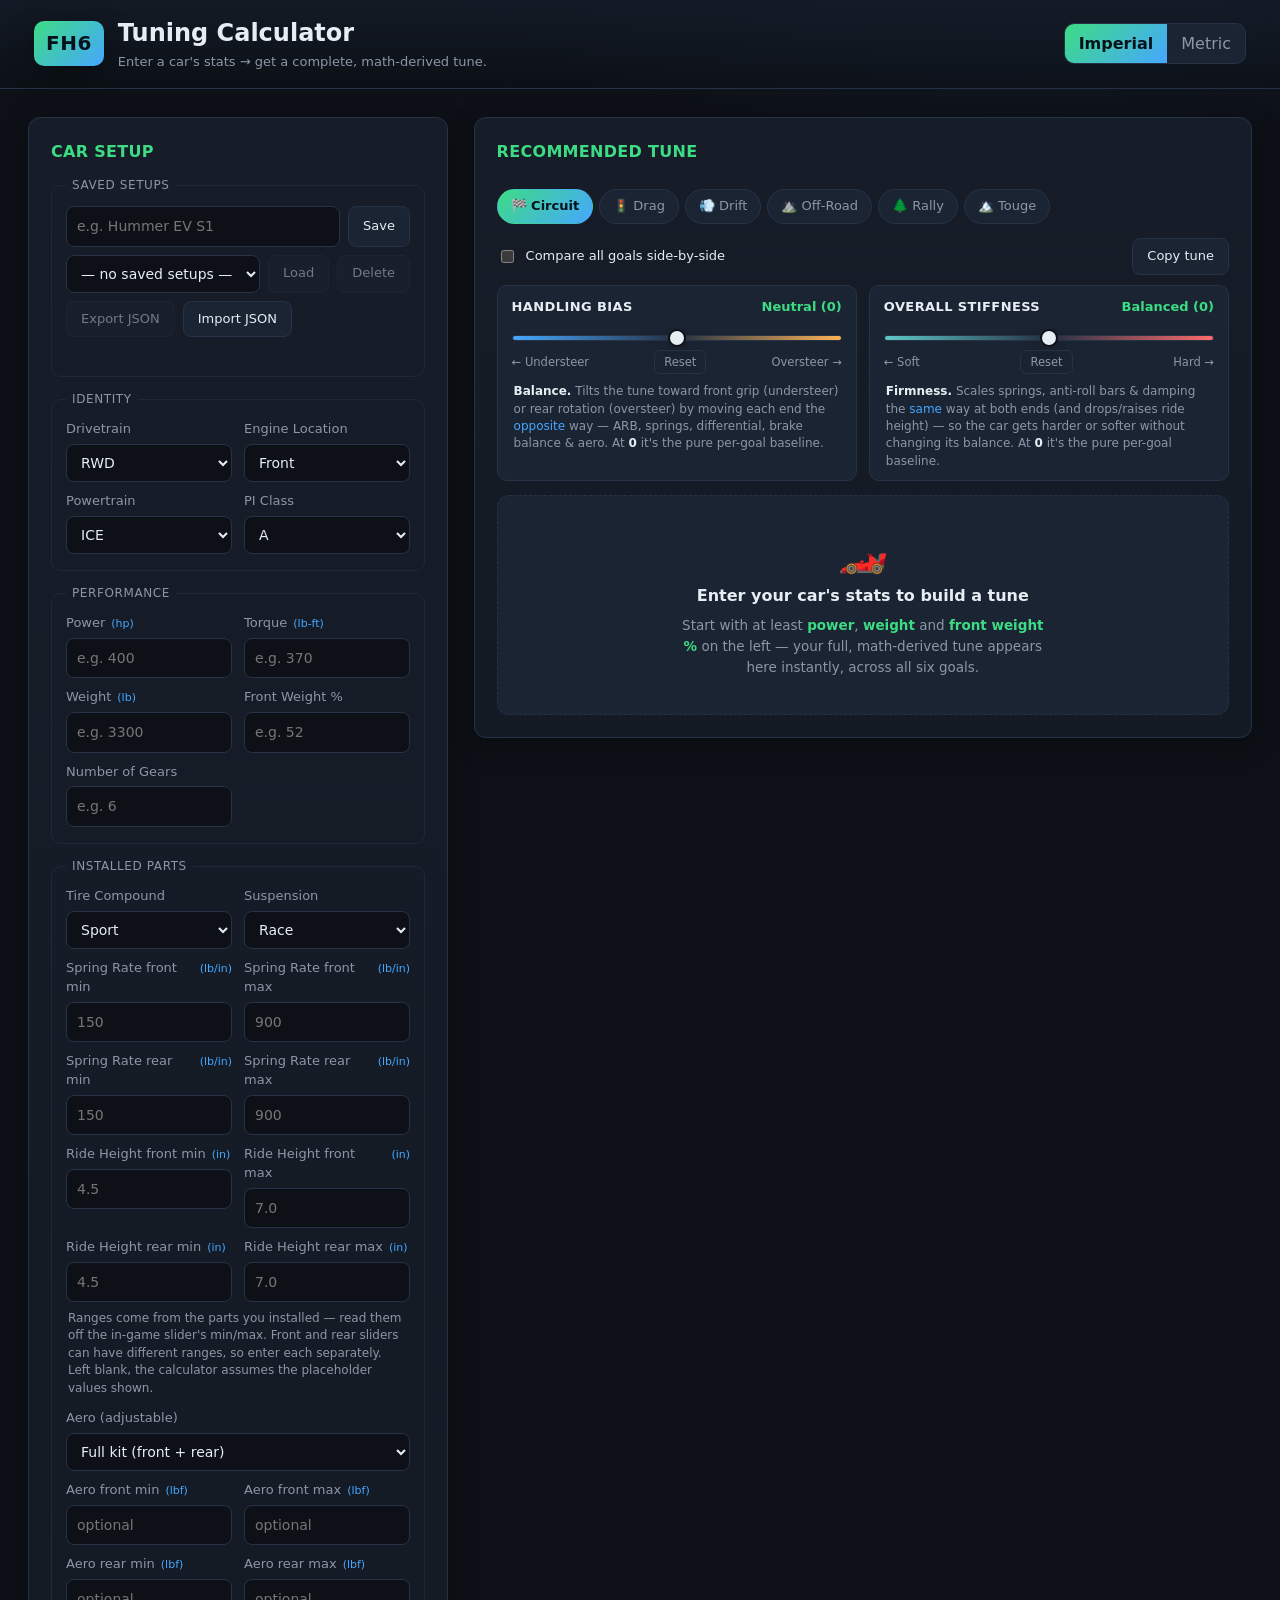
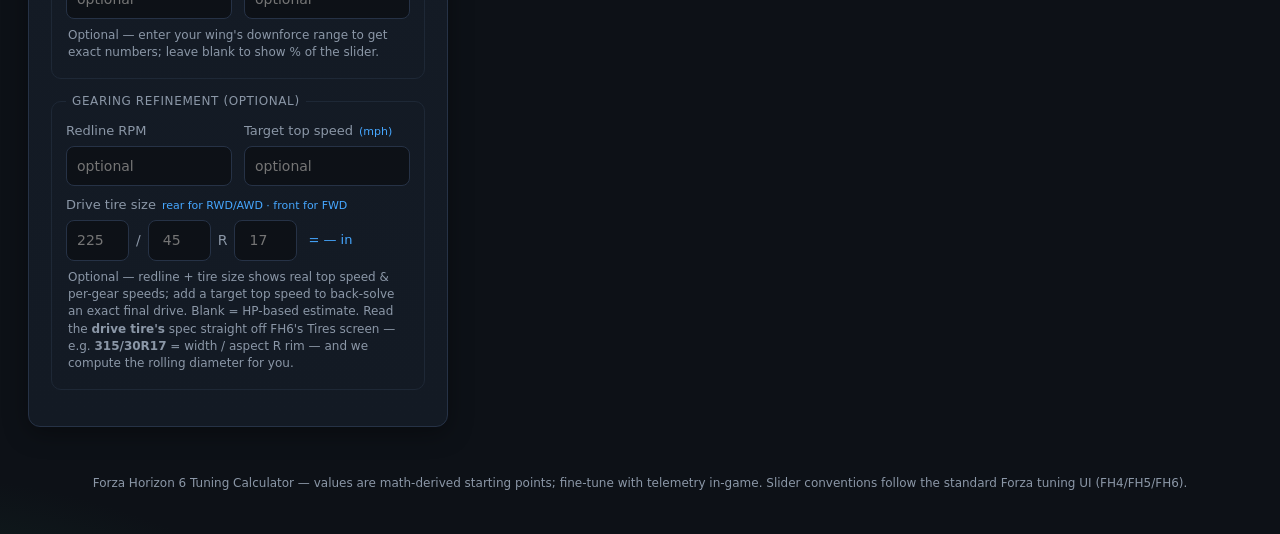
<file: index.html>
<!DOCTYPE html>
<html lang="en">
<head>
<meta charset="UTF-8" />
<meta name="viewport" content="width=device-width, initial-scale=1.0" />
<meta name="color-scheme" content="dark" />
<title>FH6 Tuning Calculator</title>
<link rel="stylesheet" href="styles.css" />
</head>
<body>
<header class="topbar">
  <div class="brand">
    <span class="logo">FH6</span>
    <div class="titles">
      <h1>Tuning Calculator</h1>
      <p class="tagline">Enter a car's stats &rarr; get a complete, math-derived tune.</p>
    </div>
  </div>
  <div class="unit-toggle" id="unitToggle" role="group" aria-label="Units">
    <button data-units="imperial" class="active" type="button">Imperial</button>
    <button data-units="metric" type="button">Metric</button>
  </div>
</header>

<main class="layout">
  <!-- ===================== INPUTS ===================== -->
  <section class="panel inputs" aria-label="Car inputs">
    <h2 class="panel-title">Car Setup</h2>

    <fieldset class="setups" id="setupsBlock">
      <legend>Saved Setups</legend>
      <div class="setup-row">
        <input type="text" id="setupName" placeholder="e.g. Hummer EV S1" aria-label="Setup name" />
        <button id="setupSave" type="button" class="ghost-btn">Save</button>
      </div>
      <div class="setup-row">
        <select id="setupList" aria-label="Saved setups"></select>
        <button id="setupLoad" type="button" class="ghost-btn" disabled>Load</button>
        <button id="setupDelete" type="button" class="ghost-btn" disabled>Delete</button>
      </div>
      <div class="setup-row">
        <button id="setupExport" type="button" class="ghost-btn" disabled>Export JSON</button>
        <button id="setupImport" type="button" class="ghost-btn">Import JSON</button>
        <input type="file" id="setupFile" accept=".json,application/json" hidden />
      </div>
      <p class="hint setup-status" id="setupStatus" role="status" aria-live="polite"></p>
    </fieldset>

    <fieldset>
      <legend>Identity</legend>
      <div class="grid2">
        <label>Drivetrain
          <select id="drivetrain">
            <option value="FWD">FWD</option>
            <option value="RWD" selected>RWD</option>
            <option value="AWD">AWD</option>
          </select>
        </label>
        <label>Engine Location
          <select id="engineLocation">
            <option value="Front" selected>Front</option>
            <option value="Mid">Mid</option>
            <option value="Rear">Rear</option>
          </select>
        </label>
        <label>Powertrain
          <select id="powertrain">
            <option value="ICE" selected>ICE</option>
            <option value="EV">EV</option>
            <option value="Hybrid">Hybrid</option>
          </select>
        </label>
        <label>PI Class
          <select id="piClass">
            <option>D</option><option>C</option><option>B</option>
            <option selected>A</option><option>S1</option><option>S2</option><option>R</option><option>X</option>
          </select>
        </label>
      </div>
    </fieldset>

    <fieldset>
      <legend>Performance</legend>
      <div class="grid2">
        <label><span class="lbl">Power <em id="powerUnit">(hp)</em></span>
          <input type="number" id="power" min="0" step="1" placeholder="e.g. 400" />
        </label>
        <label><span class="lbl">Torque <em id="torqueUnit">(lb-ft)</em></span>
          <input type="number" id="torque" min="0" step="1" placeholder="e.g. 370" />
        </label>
        <label><span class="lbl">Weight <em id="weightUnit">(lb)</em></span>
          <input type="number" id="weight" min="0" step="1" placeholder="e.g. 3300" />
        </label>
        <label><span class="lbl">Front Weight %</span>
          <input type="number" id="frontWeight" min="20" max="80" step="0.5" placeholder="e.g. 52" />
        </label>
        <label><span class="lbl">Number of Gears</span>
          <input type="number" id="gears" min="1" max="10" step="1" placeholder="e.g. 6" />
        </label>
      </div>
    </fieldset>

    <fieldset>
      <legend>Installed Parts</legend>
      <div class="grid2">
        <label>Tire Compound
          <select id="tireCompound">
            <option>Stock</option><option>Street</option><option selected>Sport</option>
            <option>Race</option><option>Rally</option><option>Drag</option><option>Offroad</option>
          </select>
        </label>
        <label>Suspension
          <select id="suspensionType">
            <option>Stock</option><option>Street</option><option>Sport</option>
            <option selected>Race</option><option>Drift</option><option>Offroad</option>
          </select>
        </label>
      </div>
      <div class="grid2 ranges">
        <label><span class="lbl">Spring Rate front min <em id="srUnitFmin">(lb/in)</em></span>
          <input type="number" id="springRateMinF" step="1" placeholder="150" />
        </label>
        <label><span class="lbl">Spring Rate front max <em id="srUnitFmax">(lb/in)</em></span>
          <input type="number" id="springRateMaxF" step="1" placeholder="900" />
        </label>
        <label><span class="lbl">Spring Rate rear min <em id="srUnitRmin">(lb/in)</em></span>
          <input type="number" id="springRateMinR" step="1" placeholder="150" />
        </label>
        <label><span class="lbl">Spring Rate rear max <em id="srUnitRmax">(lb/in)</em></span>
          <input type="number" id="springRateMaxR" step="1" placeholder="900" />
        </label>
        <label><span class="lbl">Ride Height front min <em id="rhUnitFmin">(in)</em></span>
          <input type="number" id="rideHeightMinF" step="0.1" placeholder="4.5" />
        </label>
        <label><span class="lbl">Ride Height front max <em id="rhUnitFmax">(in)</em></span>
          <input type="number" id="rideHeightMaxF" step="0.1" placeholder="7.0" />
        </label>
        <label><span class="lbl">Ride Height rear min <em id="rhUnitRmin">(in)</em></span>
          <input type="number" id="rideHeightMinR" step="0.1" placeholder="4.5" />
        </label>
        <label><span class="lbl">Ride Height rear max <em id="rhUnitRmax">(in)</em></span>
          <input type="number" id="rideHeightMaxR" step="0.1" placeholder="7.0" />
        </label>
      </div>
      <p class="hint">Ranges come from the parts you installed — read them off the in-game slider's min/max. Front and rear sliders can have different ranges, so enter each separately. Left blank, the calculator assumes the placeholder values shown.</p>
      <label class="aero-kit-label">Aero (adjustable)
        <select id="aeroKit">
          <option value="Full" selected>Full kit (front + rear)</option>
          <option value="Front">Front splitter only</option>
          <option value="Rear">Rear wing only</option>
          <option value="None">None</option>
        </select>
      </label>
      <div class="grid2 ranges" id="aeroRanges">
        <label class="aero-front-field"><span class="lbl">Aero front min <em id="afUnit">(lbf)</em></span>
          <input type="number" id="aeroFrontMin" step="1" placeholder="optional" />
        </label>
        <label class="aero-front-field"><span class="lbl">Aero front max <em id="afUnit2">(lbf)</em></span>
          <input type="number" id="aeroFrontMax" step="1" placeholder="optional" />
        </label>
        <label class="aero-rear-field"><span class="lbl">Aero rear min <em id="arUnit">(lbf)</em></span>
          <input type="number" id="aeroRearMin" step="1" placeholder="optional" />
        </label>
        <label class="aero-rear-field"><span class="lbl">Aero rear max <em id="arUnit2">(lbf)</em></span>
          <input type="number" id="aeroRearMax" step="1" placeholder="optional" />
        </label>
      </div>
      <p class="hint" id="aeroHint">Optional — enter your wing's downforce range to get exact numbers; leave blank to show % of the slider.</p>
    </fieldset>

    <fieldset>
      <legend>Gearing refinement (optional)</legend>
      <div class="grid2">
        <label><span class="lbl">Redline RPM</span>
          <input type="number" id="redlineRpm" step="100" placeholder="optional" />
        </label>
        <label><span class="lbl">Target top speed <em id="topSpeedUnit">(mph)</em></span>
          <input type="number" id="targetTopSpeed" step="1" placeholder="optional" />
        </label>
        <label class="tire-size">
          <span class="lbl">Drive tire size <em>rear for RWD/AWD · front for FWD</em></span>
          <span class="tire-size-row">
            <input type="number" id="tireWidth" step="5" min="0" placeholder="225" aria-label="tire width in mm" />
            <span class="sep">/</span>
            <input type="number" id="tireAspect" step="5" min="0" placeholder="45" aria-label="tire aspect ratio percent" />
            <span class="sep">R</span>
            <input type="number" id="tireRim" step="1" min="0" placeholder="17" aria-label="rim diameter in inches" />
            <output class="tire-dia-out" id="tireDiaOut">= — in</output>
          </span>
        </label>
      </div>
      <p class="hint">Optional — redline + tire size shows real top speed &amp; per-gear speeds; add a target top speed to back-solve an exact final drive. Blank = HP-based estimate. Read the <strong>drive tire's</strong> spec straight off FH6's Tires screen — e.g. <strong>315/30R17</strong> = width&nbsp;/&nbsp;aspect&nbsp;R&nbsp;rim — and we compute the rolling diameter for you.</p>
    </fieldset>
  </section>

  <!-- ===================== OUTPUTS ===================== -->
  <section class="panel outputs" aria-label="Recommended tune">
    <div class="outputs-head">
      <h2 class="panel-title">Recommended Tune</h2>
      <div class="goal-tabs" id="goalTabs" role="tablist"></div>
    </div>

    <div class="mode-row">
      <label class="switch">
        <input type="checkbox" id="compareMode" />
        <span>Compare all goals side-by-side</span>
      </label>
      <button id="copyBtn" class="ghost-btn" type="button" title="Copy tune to clipboard">Copy tune</button>
    </div>

    <div class="dials">
      <div class="dial-row bias-row" id="biasRow">
        <div class="dial-head">
          <span class="dial-title">Handling bias</span>
          <span class="dial-value" id="biasValue">Neutral (0)</span>
        </div>
        <input type="range" id="handlingBias" min="-5" max="5" step="0.5" value="0"
               aria-label="Handling bias from understeer to oversteer" />
        <div class="dial-ends">
          <span>&larr; Understeer</span>
          <button type="button" id="biasReset" class="dial-reset" title="Reset to neutral">Reset</button>
          <span>Oversteer &rarr;</span>
        </div>
        <p class="hint dial-hint"><b>Balance.</b> Tilts the tune toward front grip (understeer) or rear
          rotation (oversteer) by moving each end the <i>opposite</i> way — ARB, springs, differential,
          brake balance &amp; aero. At <b>0</b> it's the pure per-goal baseline.</p>
      </div>

      <div class="dial-row stiff-row" id="stiffRow">
        <div class="dial-head">
          <span class="dial-title">Overall stiffness</span>
          <span class="dial-value" id="stiffValue">Balanced (0)</span>
        </div>
        <input type="range" id="overallStiffness" min="-5" max="5" step="0.5" value="0"
               aria-label="Overall stiffness from soft to hard" />
        <div class="dial-ends">
          <span>&larr; Soft</span>
          <button type="button" id="stiffReset" class="dial-reset" title="Reset to balanced">Reset</button>
          <span>Hard &rarr;</span>
        </div>
        <p class="hint dial-hint"><b>Firmness.</b> Scales springs, anti-roll bars &amp; damping the <i>same</i>
          way at both ends (and drops/raises ride height) — so the car gets harder or softer without
          changing its balance. At <b>0</b> it's the pure per-goal baseline.</p>
      </div>
    </div>

    <div id="sliderChanges" class="slider-changes" role="status" aria-live="polite" hidden></div>

    <div id="summaryStrip" class="summary-strip"></div>
    <div id="output" class="output-cards"></div>
    <div id="compareWrap" class="compare-wrap" hidden></div>
  </section>
</main>

<footer class="foot">
  <p>Forza Horizon 6 Tuning Calculator &mdash; values are math-derived starting points; fine-tune with telemetry in-game.
  Slider conventions follow the standard Forza tuning UI (FH4/FH5/FH6).</p>
</footer>

<script src="tuning.js"></script>
<script src="setups.js"></script>
<script src="app.js"></script>
</body>
</html>
</file>
<file: styles.css>
:root {
  --bg: #0d1117;
  --bg-2: #131a24;
  --panel: #161d28;
  --panel-2: #1b2433;
  --line: #263246;
  --line-soft: #1e2836;
  --text: #e6edf3;
  --muted: #8b97a7;
  --accent: #3ddc84;     /* Forza green */
  --accent-2: #46a7ff;   /* electric blue */
  --warn: #ffb454;
  --danger: #ff6b6b;
  --radius: 12px;
  --shadow: 0 6px 24px rgba(0,0,0,.35);
  font-synthesis: none;
}

* { box-sizing: border-box; }
/* explicit display rules (grid/flex) otherwise beat the UA [hidden] rule */
[hidden] { display: none !important; }
html, body { margin: 0; padding: 0; }
body {
  background:
    radial-gradient(1200px 600px at 80% -10%, #16243a 0%, transparent 60%),
    radial-gradient(900px 500px at -10% 110%, #16322a 0%, transparent 55%),
    var(--bg);
  color: var(--text);
  font-family: "Segoe UI", system-ui, -apple-system, Roboto, Arial, sans-serif;
  line-height: 1.45;
  min-height: 100vh;
}

/* ---------- Top bar ---------- */
.topbar {
  display: flex; align-items: center; justify-content: space-between;
  gap: 16px; flex-wrap: wrap;
  padding: 16px clamp(14px, 3vw, 34px);
  border-bottom: 1px solid var(--line);
  background: linear-gradient(180deg, rgba(20,28,40,.85), rgba(13,17,23,.4));
  position: sticky; top: 0; z-index: 20; backdrop-filter: blur(8px);
}
.brand { display: flex; align-items: center; gap: 14px; }
.logo {
  font-weight: 800; letter-spacing: .5px; font-size: 20px;
  background: linear-gradient(135deg, var(--accent), var(--accent-2));
  color: #06121a; padding: 8px 12px; border-radius: 10px;
  box-shadow: var(--shadow);
}
.titles h1 { font-size: clamp(18px, 2.4vw, 24px); margin: 0; }
.tagline { margin: 2px 0 0; color: var(--muted); font-size: 13px; }

.unit-toggle { display: inline-flex; background: var(--panel-2); border: 1px solid var(--line); border-radius: 10px; overflow: hidden; }
.unit-toggle button {
  background: transparent; color: var(--muted); border: 0; padding: 8px 14px;
  font: inherit; cursor: pointer; transition: .15s;
}
.unit-toggle button.active { background: linear-gradient(135deg, var(--accent), var(--accent-2)); color: #06121a; font-weight: 700; }

/* ---------- Layout ---------- */
.layout {
  display: grid;
  grid-template-columns: minmax(320px, 420px) 1fr;
  gap: clamp(14px, 2vw, 26px);
  padding: clamp(14px, 2.4vw, 28px);
  align-items: start;
}
.panel {
  background: linear-gradient(180deg, var(--panel), var(--bg-2));
  border: 1px solid var(--line);
  border-radius: var(--radius);
  box-shadow: var(--shadow);
  padding: clamp(14px, 1.8vw, 22px);
}
.inputs { position: sticky; top: 86px; }
.panel-title {
  margin: 0 0 14px; font-size: 16px; letter-spacing: .3px;
  text-transform: uppercase; color: var(--accent);
}

fieldset { border: 1px solid var(--line-soft); border-radius: 10px; margin: 0 0 14px; padding: 12px 14px 16px; }
legend { color: var(--muted); font-size: 12px; text-transform: uppercase; letter-spacing: .6px; padding: 0 6px; }
.grid2 { display: grid; grid-template-columns: 1fr 1fr; gap: 10px 12px; }
label { display: flex; flex-direction: column; gap: 5px; font-size: 13px; color: var(--muted); }
.lbl { display: flex; gap: 6px; align-items: baseline; }
.lbl em { color: var(--accent-2); font-style: normal; font-size: 11px; }
input, select {
  background: var(--bg); color: var(--text);
  border: 1px solid var(--line); border-radius: 8px;
  padding: 9px 10px; font: inherit; font-size: 14px; width: 100%;
  transition: border-color .15s, box-shadow .15s;
}
input:focus, select:focus { outline: none; border-color: var(--accent-2); box-shadow: 0 0 0 3px rgba(70,167,255,.18); }
.checkbox-row { flex-direction: row; align-items: center; gap: 8px; grid-column: 1 / -1; color: var(--text); }
.checkbox-row input { width: auto; }
.ranges { margin-top: 10px; }
.aero-kit-label { margin: 12px 0 4px; }
.hint { color: var(--muted); font-size: 12px; margin: 8px 2px 0; }

/* drive-tire spec: three small inline boxes (width / aspect R rim) + computed Ø */
.tire-size { grid-column: 1 / -1; }
.tire-size-row { display: flex; align-items: center; gap: 7px; flex-wrap: wrap; }
.tire-size-row input { width: 4.5em; text-align: center; }
.tire-size-row .sep { color: var(--muted); font-size: 14px; }
.tire-dia-out { color: var(--accent-2); font-size: 13px; margin-left: 4px; white-space: nowrap; }

/* ---------- Saved setups ---------- */
.setups .setup-row { display: flex; gap: 8px; margin-bottom: 8px; }
.setups .setup-row > input[type="text"], .setups .setup-row > select { flex: 1; min-width: 0; }
.ghost-btn:disabled { opacity: .45; cursor: default; }
.ghost-btn:disabled:hover { border-color: var(--line); color: var(--text); }
#setupDelete:hover:not(:disabled), #setupDelete:focus-visible:not(:disabled) { border-color: var(--danger); color: var(--danger); }
.setup-status { min-height: 1.2em; margin-top: 2px; }
.setup-status.error { color: var(--danger); }

/* ---------- Outputs ---------- */
.outputs-head { display: flex; align-items: center; justify-content: space-between; gap: 12px; flex-wrap: wrap; }
.goal-tabs { display: flex; flex-wrap: wrap; gap: 6px; }
.goal-tabs button {
  background: var(--panel-2); color: var(--muted); border: 1px solid var(--line);
  padding: 7px 13px; border-radius: 999px; font: inherit; font-size: 13px; cursor: pointer; transition: .15s;
}
.goal-tabs button:hover { color: var(--text); border-color: var(--accent-2); }
.goal-tabs button.active { background: linear-gradient(135deg, var(--accent), var(--accent-2)); color: #06121a; font-weight: 700; border-color: transparent; }

.mode-row { display: flex; align-items: center; justify-content: space-between; gap: 12px; margin: 14px 0 10px; flex-wrap: wrap; }
.switch { flex-direction: row; align-items: center; gap: 9px; color: var(--text); font-size: 13px; cursor: pointer; }
.switch input { width: auto; }
.ghost-btn { background: var(--panel-2); color: var(--text); border: 1px solid var(--line); border-radius: 8px; padding: 8px 14px; font: inherit; font-size: 13px; cursor: pointer; transition: .15s; }
.ghost-btn:hover { border-color: var(--accent); color: var(--accent); }

/* ---------- Tuning dials (handling bias + overall stiffness) ---------- */
.dials { display: grid; grid-template-columns: 1fr 1fr; gap: 12px; margin: 0 0 14px; }
.dial-row {
  background: var(--panel-2); border: 1px solid var(--line); border-radius: 10px;
  padding: 12px 14px 10px;
}
.dial-head { display: flex; align-items: baseline; justify-content: space-between; gap: 10px; margin-bottom: 8px; }
.dial-title { font-size: 13px; font-weight: 600; color: var(--text); text-transform: uppercase; letter-spacing: .4px; }
.dial-value { font-size: 13px; font-weight: 700; color: var(--accent); font-variant-numeric: tabular-nums; }
/* directional value colors: bias = blue↔orange, stiffness = teal↔red */
.dial-value.under { color: var(--accent-2); }
.dial-value.over { color: var(--warn); }
.dial-value.soft { color: #5ec8c8; }
.dial-value.hard { color: var(--danger); }
.dial-row input[type="range"] {
  -webkit-appearance: none; appearance: none; width: 100%; height: 6px; padding: 0; margin: 4px 0;
  border: 1px solid var(--line); border-radius: 999px; cursor: pointer;
}
.bias-row input[type="range"]  { background: linear-gradient(90deg, var(--accent-2) 0%, var(--line) 50%, var(--warn) 100%); }
.stiff-row input[type="range"] { background: linear-gradient(90deg, #5ec8c8 0%, var(--line) 50%, var(--danger) 100%); }
.dial-row input[type="range"]:focus { outline: none; box-shadow: 0 0 0 3px rgba(70,167,255,.18); }
.dial-row input[type="range"]::-webkit-slider-thumb {
  -webkit-appearance: none; appearance: none; width: 18px; height: 18px; border-radius: 50%;
  background: var(--text); border: 2px solid var(--bg); box-shadow: var(--shadow); cursor: pointer;
}
.dial-row input[type="range"]::-moz-range-thumb {
  width: 18px; height: 18px; border-radius: 50%;
  background: var(--text); border: 2px solid var(--bg); box-shadow: var(--shadow); cursor: pointer;
}
.dial-ends { display: flex; align-items: center; justify-content: space-between; gap: 10px; font-size: 11.5px; color: var(--muted); margin-top: 2px; }
.dial-reset { background: transparent; color: var(--muted); border: 1px solid var(--line); border-radius: 6px; padding: 3px 9px; font: inherit; font-size: 11.5px; cursor: pointer; transition: .15s; }
.dial-reset:hover { color: var(--accent); border-color: var(--accent); }
.dial-reset:focus-visible { outline: none; color: var(--accent); border-color: var(--accent-2); box-shadow: 0 0 0 3px rgba(70,167,255,.18); }
.dial-hint { margin-top: 9px; }
.dial-hint b { color: var(--text); }
.dial-hint i { color: var(--accent-2); font-style: normal; }

/* ---------- "What the sliders changed" panel ---------- */
.slider-changes {
  background: linear-gradient(180deg, rgba(61,220,132,.05), rgba(70,167,255,.04));
  border: 1px solid var(--line); border-left: 3px solid var(--accent);
  border-radius: 10px; padding: 12px 14px; margin: 0 0 14px;
}
.sc-head { display: flex; align-items: baseline; justify-content: space-between; gap: 10px; flex-wrap: wrap; margin-bottom: 10px; }
.sc-title { margin: 0; font-size: 13px; font-weight: 700; color: var(--text); text-transform: uppercase; letter-spacing: .4px; }
.sc-sub { font-size: 11.5px; color: var(--muted); }
.sc-sub b { color: var(--accent); }
.sc-list { list-style: none; margin: 0; padding: 0; display: grid; grid-template-columns: repeat(auto-fill, minmax(230px, 1fr)); gap: 7px 10px; }
.sc-item {
  display: flex; align-items: baseline; justify-content: space-between; gap: 4px 8px; flex-wrap: wrap;
  background: var(--bg); border: 1px solid var(--line-soft); border-radius: 7px; padding: 6px 9px;
}
.sc-eff { font-size: 12.5px; color: var(--text); }
.sc-grp { color: var(--muted); font-size: 11px; text-transform: uppercase; letter-spacing: .3px; }
.sc-delta { font-size: 12px; color: var(--muted); font-variant-numeric: tabular-nums; white-space: nowrap; }
.sc-delta .arr { font-style: normal; font-weight: 700; margin-left: 3px; }
.sc-item.up .arr { color: var(--accent); }
.sc-item.down .arr { color: var(--warn); }

/* ---------- Inline highlight for rows a dial changed ---------- */
.row.changed { background: rgba(61,220,132,.07); margin: 0 -8px; padding: 0 8px; border-radius: 6px; }
.row.changed .v { color: var(--accent); }

/* ---------- First-visit / empty welcome state ---------- */
.welcome {
  grid-column: 1 / -1; text-align: center; color: var(--muted);
  background: var(--panel-2); border: 1px dashed var(--line); border-radius: 12px;
  padding: 36px 24px;
}
.welcome .welcome-ico { font-size: 40px; line-height: 1; margin-bottom: 12px; }
.welcome h3 { margin: 0 0 8px; font-size: 16px; color: var(--text); }
.welcome p { margin: 0 auto; max-width: 44ch; font-size: 13.5px; line-height: 1.55; }
.welcome b { color: var(--accent); font-weight: 600; }

.summary-strip { display: flex; flex-wrap: wrap; gap: 8px; margin-bottom: 14px; }
.chip { background: var(--panel-2); border: 1px solid var(--line); border-radius: 8px; padding: 6px 10px; font-size: 12px; color: var(--muted); }
.chip b { color: var(--text); font-weight: 600; }

.output-cards { display: grid; grid-template-columns: repeat(auto-fill, minmax(260px, 1fr)); gap: 14px; }
.card {
  background: var(--panel-2); border: 1px solid var(--line); border-radius: 10px;
  padding: 14px 16px 12px; display: flex; flex-direction: column;
}
.card h3 { margin: 0 0 10px; font-size: 14px; display: flex; align-items: center; gap: 8px; }
.card h3 .ico { font-size: 16px; }
.rows { display: flex; flex-direction: column; gap: 7px; }
.row { display: flex; align-items: baseline; justify-content: space-between; gap: 10px; font-size: 14px; }
.row .k { color: var(--muted); }
.row .v { font-variant-numeric: tabular-nums; font-weight: 600; color: var(--text); }
.row .v.pos { color: var(--accent); }
.row .v.neg { color: var(--warn); }
.subgears { display: grid; grid-template-columns: repeat(2, 1fr); gap: 5px 14px; }

details.why { margin-top: 11px; border-top: 1px dashed var(--line); padding-top: 9px; }
details.why summary { cursor: pointer; color: var(--accent-2); font-size: 12px; list-style: none; user-select: none; }
details.why summary::-webkit-details-marker { display: none; }
details.why summary::before { content: "▸ "; }
details.why[open] summary::before { content: "▾ "; }
details.why .body { margin-top: 8px; color: var(--muted); font-size: 12.5px; line-height: 1.5; }
details.why .body code { background: var(--bg); border: 1px solid var(--line); border-radius: 5px; padding: 1px 5px; color: var(--accent); font-size: 12px; }
details.why .body .formula { display: block; margin: 6px 0; padding: 7px 9px; background: var(--bg); border-left: 2px solid var(--accent); border-radius: 4px; color: var(--text); font-family: ui-monospace, "Cascadia Code", Consolas, monospace; font-size: 12px; white-space: pre-wrap; }

/* ---------- Compare table ---------- */
.compare-wrap { overflow-x: auto; }
table.compare { border-collapse: collapse; width: 100%; font-size: 13px; }
table.compare th, table.compare td { padding: 7px 10px; text-align: right; border-bottom: 1px solid var(--line-soft); white-space: nowrap; }
table.compare th:first-child, table.compare td:first-child { text-align: left; position: sticky; left: 0; background: var(--panel); color: var(--text); }
table.compare thead th { color: var(--accent); border-bottom: 1px solid var(--line); position: sticky; top: 0; background: var(--panel); }
table.compare tbody tr:hover td { background: rgba(70,167,255,.06); }
table.compare .group td { background: var(--panel-2); color: var(--accent-2); font-weight: 700; text-transform: uppercase; letter-spacing: .4px; font-size: 11px; }
table.compare td.num { font-variant-numeric: tabular-nums; color: var(--text); }

.foot { color: var(--muted); font-size: 12px; text-align: center; padding: 8px 20px 30px; }

/* ---------- Mobile ---------- */
@media (max-width: 880px) {
  .layout { grid-template-columns: 1fr; }
  .inputs { position: static; }
  .dials { grid-template-columns: 1fr; }
}
@media (max-width: 480px) {
  .grid2 { grid-template-columns: 1fr; }
  .output-cards { grid-template-columns: 1fr; }
  .sc-list { grid-template-columns: 1fr; }
  .topbar { padding: 12px 14px; }
}
</file>
